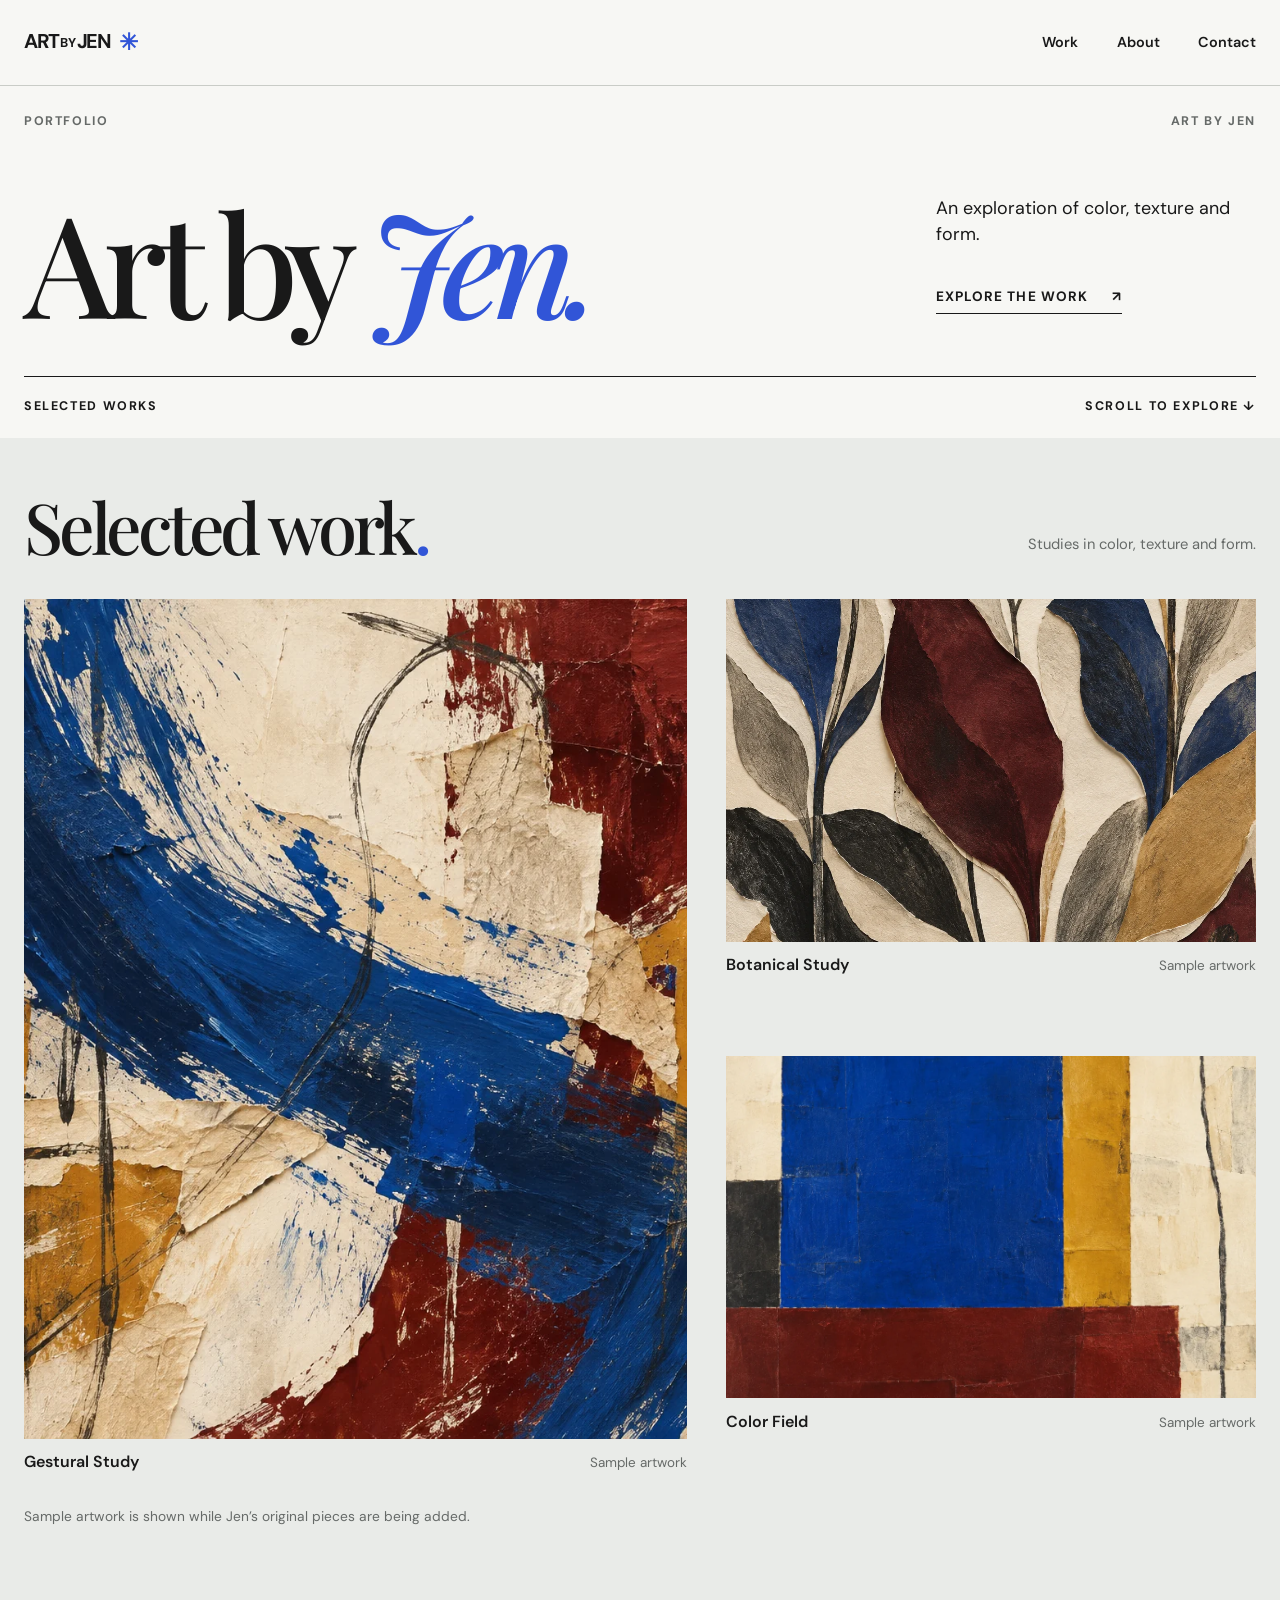
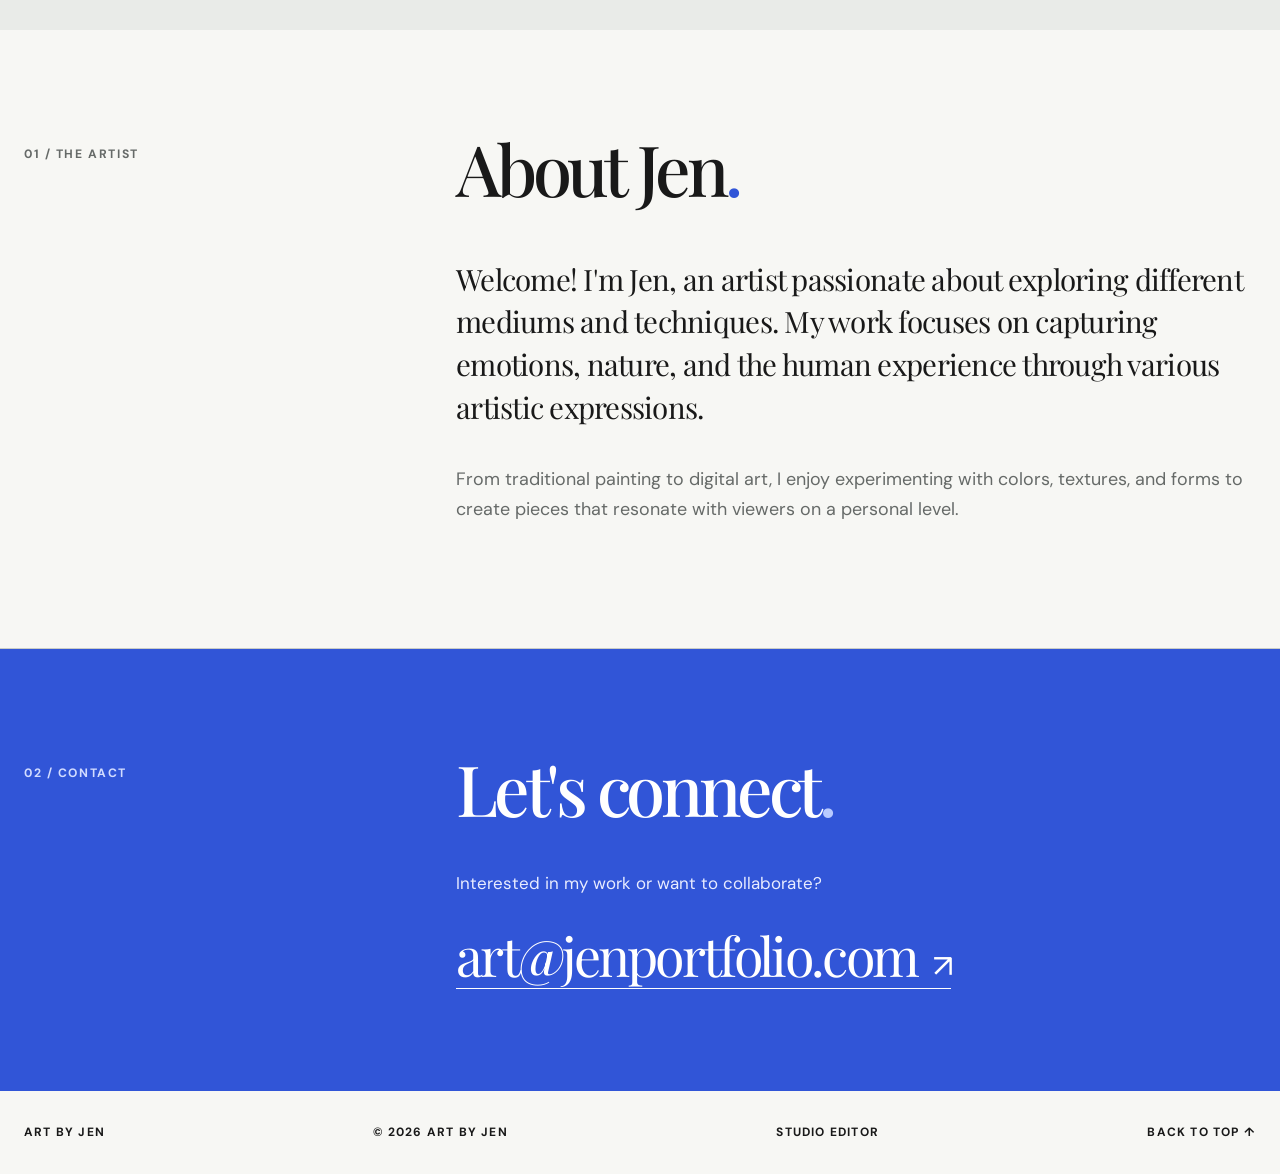
<file: index.html>
<!doctype html>
<html lang="en">
<head>
  <meta charset="utf-8">
  <meta name="viewport" content="width=device-width, initial-scale=1">
  <meta name="description" content="Art by Jen — a portfolio of color, texture, and form.">
  <meta name="theme-color" content="#f7f7f4">
  <title>Art by Jen — Portfolio</title>
  <link rel="icon" type="image/svg+xml" href="data:image/svg+xml,%3Csvg xmlns='http://www.w3.org/2000/svg' viewBox='0 0 64 64'%3E%3Crect width='64' height='64' rx='8' fill='%231b1b1b'/%3E%3Cpath d='M18 45V20h8v25c0 6-3 9-9 9h-4v-7h3c1 0 2-1 2-2zm17-25h8l5 11 5-11h8L52 38v16h-8V38z' fill='%23f7f7f4'/%3E%3C/svg%3E">
  <link rel="stylesheet" href="styles.css">
  <script src="content-loader.js" defer></script>
</head>
<body>
  <a class="skip-link" href="#main">Skip to content</a>
  <header class="site-header">
    <div class="container header-inner">
      <a class="wordmark" href="#top" aria-label="Art by Jen, back to top">ART<span>BY</span>JEN<span class="wordmark-mark" aria-hidden="true">✳</span></a>
      <nav aria-label="Main navigation"><a href="#gallery">Work</a><a href="#about">About</a><a href="#contact">Contact</a></nav>
    </div>
  </header>
  <main id="main">
    <section class="hero container" id="top" aria-labelledby="hero-title">
      <div class="hero-kicker"><span>Portfolio</span><span>Art by Jen</span></div>
      <div class="hero-main">
        <h1 id="hero-title">Art by <em>Jen.</em></h1>
        <div class="hero-aside"><p id="hero-subtitle">An exploration of color, texture and form.</p><a href="#gallery" class="text-link">Explore the work <span aria-hidden="true">↗</span></a></div>
      </div>
      <div class="hero-bottom"><span>Selected works</span><span>Scroll to explore ↓</span></div>
    </section>
    <section class="gallery-section" id="gallery" aria-labelledby="gallery-title">
      <div class="container">
        <div class="section-heading"><h2 id="gallery-title">Selected work<span class="heading-dot">.</span></h2><p>Studies in color, texture and form.</p></div>
        <div class="gallery-grid" aria-live="polite">
          <figure class="gallery-item"><div class="art-frame"><img src="images/gestural-abstraction.webp" alt="Abstract composition with sweeping cobalt marks"></div><figcaption class="gallery-item-info"><h3>Gestural Study</h3><p>Sample artwork</p></figcaption></figure>
          <figure class="gallery-item"><div class="art-frame"><img src="images/sculptural-botanical.webp" alt="Sculptural botanical cut-paper forms"></div><figcaption class="gallery-item-info"><h3>Botanical Study</h3><p>Sample artwork</p></figcaption></figure>
          <figure class="gallery-item"><div class="art-frame"><img src="images/geometric-colorfield.webp" alt="Textured geometric color planes"></div><figcaption class="gallery-item-info"><h3>Color Field</h3><p>Sample artwork</p></figcaption></figure>
        </div>
        <p class="gallery-note">Sample artwork is shown while Jen’s original pieces are being added.</p>
      </div>
    </section>
    <section class="about-section" id="about" aria-labelledby="about-title"><div class="container about-grid">
      <div class="section-index">01 / The artist</div>
      <div><h2 id="about-title" class="section-title">About Jen<span class="heading-dot">.</span></h2><div class="about-text">
        <p>Welcome! I'm Jen, an artist passionate about exploring different mediums and techniques. My work focuses on capturing emotions, nature, and the human experience through various artistic expressions.</p>
        <p>From traditional painting to digital art, I enjoy experimenting with colors, textures, and forms to create pieces that resonate with viewers on a personal level.</p>
      </div></div>
    </div></section>
    <section class="contact-section" id="contact" aria-labelledby="contact-title"><div class="container contact-grid">
      <div class="section-index">02 / Contact</div>
      <div><h2 id="contact-title" class="section-title">Let's connect<span class="heading-dot">.</span></h2><div class="contact-content">
        <p>Interested in my work or want to collaborate?</p>
        <a href="mailto:art@jenportfolio.com" class="contact-link">art@jenportfolio.com <span aria-hidden="true">↗</span></a>
      </div></div>
    </div></section>
  </main>
  <footer class="site-footer"><div class="container footer-inner"><span>ART BY JEN</span><span>© <span id="year">2026</span> Art by Jen</span><a href="admin/">Studio editor</a><a href="#top">Back to top ↑</a></div></footer>
</body>
</html>
</file>
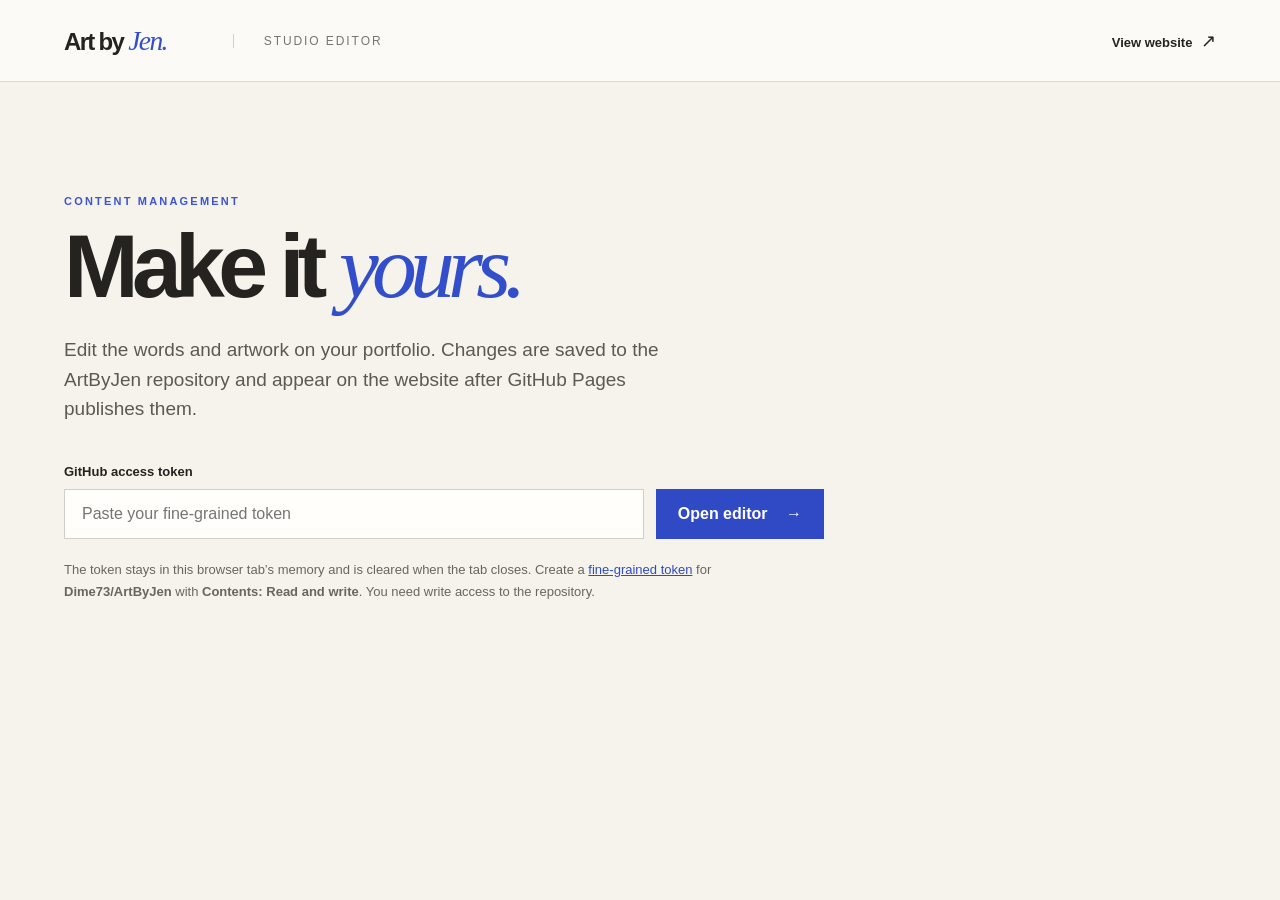
<file: admin/index.html>
<!doctype html>
<html lang="en">
<head>
  <meta charset="utf-8">
  <meta name="viewport" content="width=device-width, initial-scale=1">
  <meta name="robots" content="noindex, nofollow">
  <meta http-equiv="Content-Security-Policy" content="default-src 'self'; connect-src 'self' https://api.github.com; img-src 'self' blob: data:; style-src 'self'; script-src 'self'; base-uri 'none'; form-action 'none'">
  <title>Studio editor · Art by Jen</title>
  <link rel="stylesheet" href="editor.css">
  <script src="editor.js" type="module"></script>
</head>
<body>
  <header class="topbar">
    <a class="brand" href="../" aria-label="Art by Jen home">Art by <em>Jen.</em></a>
    <span class="topbar-label">Studio editor</span>
    <a class="site-link" href="../" target="_blank" rel="noopener noreferrer">View website <span aria-hidden="true">↗</span></a>
  </header>

  <main>
    <section id="connect" class="connect-card" aria-labelledby="connect-title">
      <p class="eyebrow">CONTENT MANAGEMENT</p>
      <h1 id="connect-title">Make it <em>yours.</em></h1>
      <p class="intro">Edit the words and artwork on your portfolio. Changes are saved to the ArtByJen repository and appear on the website after GitHub Pages publishes them.</p>
      <form id="connect-form">
        <label for="token">GitHub access token</label>
        <div class="connect-row">
          <input id="token" type="password" autocomplete="off" spellcheck="false" required placeholder="Paste your fine-grained token">
          <button class="button button-primary" type="submit">Open editor <span aria-hidden="true">→</span></button>
        </div>
      </form>
      <p class="help">The token stays in this browser tab’s memory and is cleared when the tab closes. Create a <a href="https://github.com/settings/personal-access-tokens/new" target="_blank" rel="noopener noreferrer">fine-grained token</a> for <strong>Dime73/ArtByJen</strong> with <strong>Contents: Read and write</strong>. You need write access to the repository.</p>
    </section>

    <section id="editor" class="editor" hidden aria-label="Portfolio editor">
      <div class="editor-heading">
        <div>
          <p class="eyebrow">ART BY JEN / EDITOR</p>
          <h1>Shape your <em>story.</em></h1>
        </div>
        <div class="editor-actions">
          <button id="disconnect" type="button" class="text-button">Disconnect</button>
          <button id="save" type="button" class="button button-primary">Publish changes <span aria-hidden="true">↗</span></button>
        </div>
      </div>

      <div class="editor-layout">
        <nav class="sidebar" aria-label="Content sections">
          <p class="sidebar-label">PAGES & CONTENT</p>
          <button class="nav-item active" type="button" data-section="hero">01 <span>Home</span></button>
          <button class="nav-item" type="button" data-section="about">02 <span>About</span></button>
          <button class="nav-item" type="button" data-section="contact">03 <span>Contact</span></button>
          <button class="nav-item" type="button" data-section="gallery">04 <span>Gallery</span></button>
          <div class="sidebar-note">Your edits are collected here until you publish them together.</div>
        </nav>

        <div class="workarea">
          <div id="section-intro" class="section-intro"></div>
          <div id="fields"></div>
        </div>
      </div>
    </section>
  </main>

  <div id="status" class="status" role="status" aria-live="polite" hidden></div>
</body>
</html>
</file>
<file: styles.css>
@import url('https://fonts.googleapis.com/css2?family=DM+Sans:wght@400;500;600;700&family=Playfair+Display:ital,wght@0,500;0,600;1,500&display=swap');
:root{--paper:#f7f7f4;--ink:#191919;--muted:#666a68;--line:#c9ccc7;--blue:#3155d7}
*{box-sizing:border-box}html{scroll-behavior:smooth}body{margin:0;background:var(--paper);color:var(--ink);font-family:'DM Sans',Arial,sans-serif;font-size:1rem;line-height:1.55}img{display:block;max-width:100%}a{color:inherit}:focus-visible{outline:3px solid var(--blue);outline-offset:4px}.container{width:min(100% - 3rem,1480px);margin-inline:auto}.skip-link{position:absolute;left:1rem;top:-5rem;background:var(--ink);color:white;padding:.65rem 1rem;z-index:100}.skip-link:focus{top:1rem}
.site-header{position:relative;z-index:5;border-bottom:1px solid var(--line)}.header-inner{min-height:85px;display:flex;align-items:center;justify-content:space-between;gap:2rem}.wordmark{text-decoration:none;font-size:1.25rem;font-weight:700;letter-spacing:-.075em;white-space:nowrap}.wordmark span:first-child{font-size:.64em;vertical-align:middle;letter-spacing:-.04em;margin-inline:.12em}.wordmark-mark{color:var(--blue);margin-left:.4em;font-size:1.15em;vertical-align:middle}nav{display:flex;gap:clamp(1rem,3vw,3.4rem)}nav a{text-decoration:none;font-size:.9rem;font-weight:600;transition:color .2s}nav a:hover,.text-link:hover,.footer-inner a:hover{color:var(--blue)}
.hero{padding-top:1.65rem}.hero-kicker,.hero-bottom{display:flex;justify-content:space-between;text-transform:uppercase;font-size:.78rem;font-weight:700;letter-spacing:.13em}.hero-kicker{color:var(--muted)}.hero-main{display:flex;align-items:end;justify-content:space-between;gap:3rem;padding:clamp(3rem,5vw,5rem) 0 clamp(3rem,4vw,4.5rem)}h1,h2,h3,p{margin-top:0}h1{font-family:'Playfair Display',Georgia,serif;font-size:clamp(4.2rem,11vw,11rem);line-height:.92;letter-spacing:-.075em;font-weight:500;margin:0;white-space:nowrap}h1 em{font-weight:500;color:var(--blue)}.hero-aside{width:min(22rem,26%);flex-shrink:0;padding-bottom:.7rem}.hero-aside p{font-size:clamp(1rem,1.4vw,1.25rem);line-height:1.45;margin-bottom:2.25rem}.text-link{display:inline-flex;align-items:center;gap:1.5rem;text-decoration:none;font-size:.85rem;text-transform:uppercase;font-weight:700;letter-spacing:.08em;border-bottom:1px solid currentColor;padding-bottom:.35rem}.hero-bottom{border-top:1px solid var(--ink);padding:1.2rem 0 1.4rem}
.gallery-section{background:#e9ebe8;padding:clamp(2.5rem,4vw,4.5rem) 0 clamp(4rem,8vw,8rem)}.section-heading{display:flex;align-items:end;justify-content:space-between;gap:2rem;margin-bottom:2.25rem}.section-heading h2,.section-title{font-family:'Playfair Display',Georgia,serif;font-size:clamp(3rem,5.5vw,6rem);line-height:1.05;letter-spacing:-.06em;font-weight:500;margin:0}.heading-dot{color:var(--blue)}.section-heading p{color:var(--muted);font-size:.92rem;margin:0 0 .45rem}.gallery-grid{display:grid;grid-template-columns:1.25fr 1fr;column-gap:clamp(1.4rem,3vw,3rem);row-gap:clamp(1.8rem,3vw,3.5rem)}.gallery-item{margin:0;min-width:0}.gallery-item:first-child{grid-row:span 2}.art-frame{overflow:hidden;background:#d6d7d2}.gallery-item .art-frame{aspect-ratio:1.55}.gallery-item:first-child .art-frame{aspect-ratio:.79}.art-frame img{width:100%;height:100%;object-fit:cover;transition:transform .6s cubic-bezier(.2,.75,.2,1)}.gallery-item:hover img{transform:scale(1.035)}.gallery-item-info{display:flex;justify-content:space-between;align-items:baseline;gap:1rem;padding-top:.85rem}.gallery-item-info h3{font-size:1rem;font-weight:600;line-height:1.3;margin:0}.gallery-item-info p{font-size:.84rem;color:var(--muted);text-align:right;margin:0}.gallery-note{color:var(--muted);font-size:.86rem;margin:2rem 0 0}
.about-section,.contact-section{padding:clamp(4rem,8vw,9rem) 0;border-bottom:1px solid var(--line)}.about-grid,.contact-grid{display:grid;grid-template-columns:1fr 2fr;gap:2rem}.section-index{font-size:.76rem;letter-spacing:.13em;text-transform:uppercase;font-weight:700;color:var(--muted);padding-top:.8rem}.about-text{max-width:50rem;margin-top:clamp(2rem,4vw,4rem)}.about-text p{font-family:'Playfair Display',Georgia,serif;font-size:clamp(1.35rem,2.3vw,2.25rem);line-height:1.45;letter-spacing:-.025em;margin-bottom:1.2em}.about-text p:last-child{font-family:'DM Sans',Arial,sans-serif;font-size:clamp(1rem,1.4vw,1.22rem);line-height:1.7;letter-spacing:0;color:var(--muted)}.contact-section{background:var(--blue);color:#fff;border:0}.contact-section .section-index{color:#d2dcff}.contact-section .heading-dot{color:#b8caff}.contact-content{margin-top:2.8rem}.contact-content p{font-size:1.06rem;color:#e8ecff;margin-bottom:1.5rem}.contact-link{display:inline-flex;gap:1rem;align-items:baseline;font-family:'Playfair Display',Georgia,serif;font-size:clamp(1.65rem,4.2vw,4.5rem);letter-spacing:-.05em;line-height:1.25;text-decoration:none;border-bottom:1px solid currentColor;overflow-wrap:anywhere}.contact-link span{font-family:'DM Sans',Arial,sans-serif;font-size:.6em}.site-footer{padding:2rem 0}.footer-inner{display:flex;justify-content:space-between;gap:1rem;font-size:.75rem;letter-spacing:.1em;text-transform:uppercase;font-weight:700}.footer-inner a{text-decoration:none}
@media(max-width:900px){.hero-main{display:block}.hero-aside{width:auto;max-width:30rem;margin-top:2.5rem}.hero-aside p{margin-bottom:1rem}h1{font-size:clamp(4rem,13vw,8rem)}.gallery-grid{grid-template-columns:1fr 1fr}.gallery-item:first-child{grid-row:auto;grid-column:span 2}.gallery-item:first-child .art-frame{aspect-ratio:1.6}.gallery-item .art-frame{aspect-ratio:.9}.gallery-item-info{display:block}.gallery-item-info p{text-align:left;margin-top:.25rem}}
@media(max-width:600px){.container{width:min(100% - 2rem,1480px)}.header-inner{min-height:72px;align-items:center}.wordmark{font-size:1rem}.wordmark-mark{display:none}nav{gap:.85rem}nav a{font-size:.78rem}.hero-main{padding:4.25rem 0 4rem}h1{font-size:clamp(3.6rem,15vw,6rem);white-space:normal}.hero-aside{margin-top:2rem}.hero-bottom{font-size:.64rem}.section-heading{display:block}.section-heading p{margin-top:.8rem}.gallery-grid{display:block}.gallery-item{margin-bottom:2rem}.gallery-item:first-child .art-frame,.gallery-item .art-frame{aspect-ratio:1}.about-grid,.contact-grid{display:block}.section-index{margin-bottom:2rem}.footer-inner{flex-wrap:wrap;line-height:1.8}}
@media(prefers-reduced-motion:reduce){html{scroll-behavior:auto}.art-frame img{transition:none}}
</file>
<file: admin/editor.css>
:root{font-family:Arial,Helvetica,sans-serif;color:#24231f;background:#f5f3ec;font-synthesis:none}*{box-sizing:border-box}body{margin:0;min-height:100vh}button,input,textarea{font:inherit}button{cursor:pointer}a{color:inherit}em{font-family:Georgia,serif;font-weight:400}.topbar{height:82px;display:flex;align-items:center;gap:32px;padding:0 clamp(24px,5vw,80px);border-bottom:1px solid #dedcd3;background:#fbfaf6}.brand{text-decoration:none;font-size:24px;font-weight:700;letter-spacing:-.07em;white-space:nowrap}.brand em{color:#334ecb;font-size:1.15em}.topbar-label{margin-left:34px;border-left:1px solid #d1d0c8;padding-left:30px;color:#77766e;font-size:12px;letter-spacing:.16em;text-transform:uppercase}.site-link{margin-left:auto;text-decoration:none;font-size:13px;font-weight:700}.site-link span{font-size:18px;margin-left:5px}main{padding:0 clamp(24px,5vw,80px)}.connect-card{max-width:760px;padding:clamp(52px,8vw,112px) 0}.eyebrow,.sidebar-label{font-size:11px;letter-spacing:.2em;font-weight:700;color:#3d55d2}.connect-card h1,.editor-heading h1{font-size:clamp(52px,7vw,106px);line-height:.97;letter-spacing:-.075em;margin:16px 0 24px}.connect-card h1 em,.editor-heading h1 em{color:#334ecb}.intro{font-size:19px;line-height:1.55;max-width:600px;color:#5b5a52;margin-bottom:40px}label{display:block;font-size:13px;font-weight:700;margin:0 0 10px}.connect-row{display:flex;gap:12px}.connect-row input{flex:1;min-width:0}.button{border:1px solid #24231f;padding:15px 21px;background:transparent;font-weight:700;white-space:nowrap}.button-primary{background:#304ac6;color:white;border-color:#304ac6}.button:hover{filter:brightness(.94)}.button:disabled{opacity:.48;cursor:wait}.button span{margin-left:14px}.text-button{border:0;background:none;color:#555;display:inline-block;text-decoration:underline;padding:10px}.help{font-size:13px;color:#68675f;line-height:1.7;margin-top:20px;max-width:670px}.help a{color:#304ac6}.editor{max-width:1500px;margin:auto}.editor-heading{display:flex;justify-content:space-between;align-items:end;gap:24px;padding:60px 0 52px}.editor-heading h1{font-size:clamp(48px,5vw,78px);margin-bottom:0}.editor-actions{display:flex;align-items:center;gap:18px;padding-bottom:4px}.editor-layout{display:grid;grid-template-columns:250px minmax(0,1fr);gap:clamp(32px,6vw,96px);border-top:1px solid #d5d3ca;padding:38px 0 100px}.sidebar{display:flex;flex-direction:column;align-items:stretch;gap:3px}.sidebar-label{margin:7px 0 21px}.nav-item{text-align:left;border:0;border-bottom:1px solid #dedcd3;background:none;padding:19px 8px;color:#8c8b84;font-size:12px;font-weight:700;letter-spacing:.06em}.nav-item span{font-size:17px;color:#24231f;margin-left:20px;letter-spacing:-.03em}.nav-item.active{color:#304ac6;border-bottom:2px solid #304ac6}.nav-item.active span{color:#304ac6}.sidebar-note{font-size:12px;line-height:1.6;color:#838177;margin-top:32px}.workarea{max-width:850px}.section-intro{border-bottom:1px solid #d5d3ca;padding-bottom:30px;margin-bottom:36px}.section-intro h2{font-family:Georgia,serif;font-weight:400;font-size:clamp(32px,4vw,48px);letter-spacing:-.05em;margin:0 0 10px}.section-intro p{color:#77766e;line-height:1.55;margin:0}.field{margin:0 0 28px}.field input,.field textarea,.connect-row input{width:100%;border:1px solid #d1d0c8;background:#fffefa;color:#24231f;padding:15px 17px;border-radius:0;outline:none}.field input:focus,.field textarea:focus,.connect-row input:focus{border-color:#304ac6;box-shadow:0 0 0 3px #304ac622}.field textarea{min-height:136px;resize:vertical;line-height:1.55}.field small{display:block;color:#85837b;margin-top:8px}.field-row{display:grid;grid-template-columns:1fr 1fr;gap:22px}.gallery-toolbar{display:flex;justify-content:space-between;gap:20px;align-items:center;margin-bottom:20px}.gallery-toolbar p{color:#77766e;font-size:13px}.artwork-list{display:grid;gap:10px}.artwork-row{display:flex;align-items:center;text-align:left;gap:16px;width:100%;background:#fffefa;border:1px solid #dedcd3;padding:10px 16px 10px 10px}.artwork-row:hover{border-color:#304ac6}.artwork-row img{width:74px;height:74px;object-fit:cover;background:#e8e6de}.artwork-row .row-copy{display:grid;gap:5px;flex:1}.artwork-row strong{font-size:16px}.artwork-row small{font-size:12px;color:#8c8b84}.artwork-row .arrow{color:#304ac6;font-size:22px}.back-button{background:none;border:0;color:#304ac6;padding:0;margin-bottom:22px;font-weight:700}.artwork-form{background:#fffefa;border:1px solid #dedcd3;padding:clamp(20px,4vw,40px)}.artwork-form h3{font-family:Georgia,serif;font-size:32px;font-weight:400;margin:0 0 26px}.artwork-form .field input,.artwork-form .field textarea{background:#fff}.image-preview{height:260px;background:#ebe9e1;display:flex;align-items:center;justify-content:center;margin:0 0 24px;color:#929087;overflow:hidden}.image-preview img{width:100%;height:100%;object-fit:contain}.checkbox-row{display:flex;align-items:center;gap:10px;margin:0 0 28px;font-size:13px}.checkbox-row input{width:18px;height:18px;accent-color:#304ac6}.danger-button{background:none;border:1px solid #bd625b;color:#a04038;padding:11px 15px;font-size:13px;font-weight:700}.status{position:fixed;bottom:24px;right:24px;max-width:min(470px,calc(100vw - 48px));background:#25251f;color:#fff;padding:17px 22px;box-shadow:0 12px 40px #0002;line-height:1.45;z-index:10}.status.error{background:#9b3c35}.status.success{background:#2d654a}.empty{padding:40px;text-align:center;border:1px dashed #c9c7be;color:#77766e}@media(max-width:800px){.topbar{height:68px}.topbar-label{display:none}.connect-row{flex-direction:column}.editor-heading{align-items:start;flex-direction:column;padding:38px 0 36px}.editor-layout{display:block;padding-top:20px}.sidebar{flex-direction:row;overflow:auto;gap:10px;padding-bottom:20px}.sidebar-label,.sidebar-note{display:none}.nav-item{white-space:nowrap;padding:12px}.nav-item span{font-size:14px;margin-left:8px}.field-row{grid-template-columns:1fr;gap:0}.gallery-toolbar{align-items:start;flex-direction:column}.editor-actions{width:100%;justify-content:space-between}}
</file>
